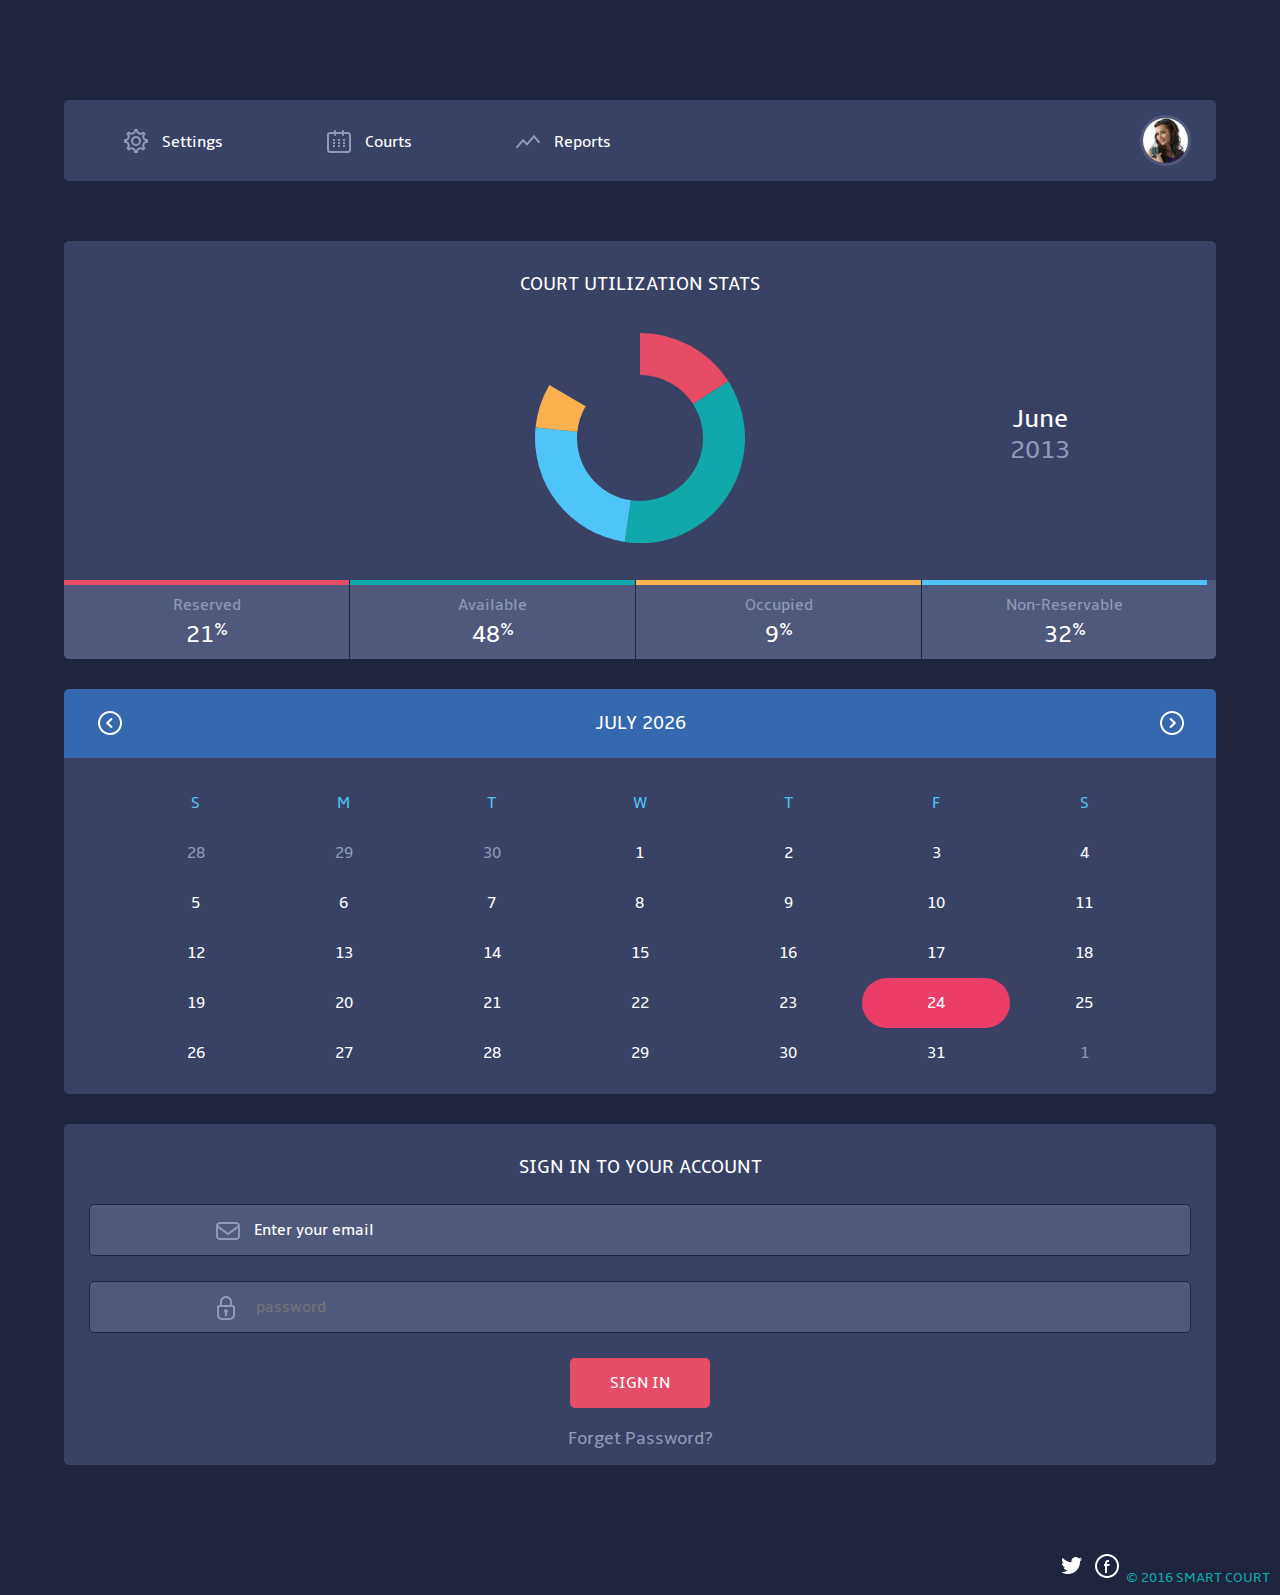
<file: iotcrs/index.html>
<head>
<title>Smart Court Reservation System | Home</title>
<meta http-equiv="Content-Type" content="text/html; charset=utf-8" />
<meta name="viewport" content="width=device-width, initial-scale=1, maximum-scale=1">
<link href="css/style.css" rel="stylesheet" type="text/css" media="all"/>
<link href="css/nav.css" rel="stylesheet" type="text/css" media="all"/>
<link href='http://fonts.googleapis.com/css?family=Carrois+Gothic+SC' rel='stylesheet' type='text/css'>
<script type="text/javascript" src="js/jquery.js"></script>
<script type="text/javascript" src="js/login.js"></script>
<script type="text/javascript" src="js/Chart.js"></script>
 <script type="text/javascript" src="js/jquery.easing.js"></script>
 <script type="text/javascript" src="js/jquery.ulslide.js"></script>
 <!----Calender -------->
  <link rel="stylesheet" href="css/clndr.css" type="text/css" />
  <script src="js/underscore-min.js"></script>
  <script src= "js/moment-2.2.1.js"></script>
  <script src="js/clndr.js"></script>
  <script src="js/site.js"></script>
  <!----End Calender -------->
</head>
<body>			       
	    <div class="wrap">	 
	      <div class="header">
	      	  <div class="header_top">
					  <div class="menu">
						  <a class="toggleMenu" href="#"><img src="images/nav.png" alt="" /></a>
							<ul class="nav">
								<li><a href="settings.html"><i><img src="images/settings.png" alt="" /></i>Settings</a></li>
								<li><a href="courts.html"><i><img src="images/events.png" alt="" /></i>Courts</a></li>
								<li><a href="reports.html"><i><img src="images/statistics.png" alt="" /></i>Reports</a></li>
				
						    </ul>
							<script type="text/javascript" src="js/responsive-nav.js"></script>
				        </div>	
					  <div class="profile_details">
				    		   <div id="loginContainer">
				                    <div id="loginBox">                
				                      <form id="loginForm">
				                        <fieldset id="body">
				                            <div class="user-info">
							        			<h4>Hello,<a href="account.html"> Username</a></h4>
							        			<ul>
							        				<li class="profile active"><a href="account.html">Profile </a></li>
							        				<li class="logout"><a href="#"> Logout</a></li>
							        				<div class="clear"></div>		
							        			</ul>
							        		</div>      
				                        </fieldset>
				                    </form>
				                </div>
				            </div>
							<div class="profile_img">	
				             	<a id="loginButton" class=""><img src="images/profile_img40x40.jpg" alt="" />	</a>
							
				             </div>
				             <div class="clear"></div>		  	
					    </div>	
		 		      <div class="clear"></div>				 
				   </div>
			</div>	  
				
	</div>
	  <div class="main">  
	  
	   <div class="wrap">  	
			 
			 <div class="chart">
		               <h3>Court Utilization Stats</h3>
		                <div class="diagram">
		                  <canvas id="canvas" height="220" width="220"> </canvas>
		                  <h4><span>June</span><br />2013</h4>   
		                 </div>
		                     
		               <!----		              
						<span><img src="images/chart.png" alt="" /></span>
						----->					
						<div class="chart_list">
			           	  <ul>
			           	  	<li><a href="#" class="red">Reserved<p class="percentage">21<em>%</em></p></a></li>
			           	  	<li><a href="#" class="purple">Available<p class="percentage">48<em>%</em></p></a></li>
			           	  	<li><a href="#" class="yellow">Occupied<p class="percentage">9<em>%</em></p></a></li>
			           	  	<li><a href="#" class="blue">Non-Reservable<p class="percentage">32<em>%</em></p></a></li>
			           	  	<div class="clear"></div>	
			           	  </ul>
			           </div>
			           <script>
						var doughnutData = [
								{
									value: 21,
									color:"#E64C65"
								},
								{
									value : 48,
									color : "#11A8AB"
								},							
								{
									value : 32,
									color : "#4FC4F6"
								},	
								{
									value : 9,
									color : "#FCB150"
								},							
							
							];				
							var myDoughnut = new Chart(document.getElementById("canvas").getContext("2d")).Doughnut(doughnutData);					
					</script>
		          </div>
		             
			    <div class="column_right_grid calender">
                      <div class="cal1"> </div>
				   </div>
            <!-- close calendar -->
			 
			 <div class="column_right_grid sign-in">
		   <div class="sign_in">
				       <h3>Sign in to your account</h3>
					    <form>
					    	<span>
					 	    <i><img src="images/mail.png" alt="" /></i><input type="text" value="Enter your email" onfocus="this.value = '';" onblur="if (this.value == '') {this.value = 'Enter your email';}">
					 	    </span>
					 	    <span>
					 	     <i><img src="images/lock.png" alt="" /></i>
					 	     <input type="password" placeholder="password">
					 	    </span>
					 		<input type="submit" class="my-button" value="Sign In">
					 	</form>
					       <h4><a href="#">Forget Password?</a></h4>	   
          		       </div>		   
			</div>
		</div>
 <div class="clear"></div>			<!-- close sign-in -->
			 
			<div class="clear"></div>
		</div> <!-- close wrap -->
 	 </div>

  		<div class="copy-right">
				<p>
				<a href="https://twitter.com/mysmartcourt"><i> <img src="images/tweets.png" alt="" /></i></a>
				<a href="https://www.facebook.com/mysmartcourt/"><i> <img src="images/facebook.png" alt="" /></i></a>
				<a href="http://www.mysmartcourt.com" target="_blank">© 2016 SMART COURT</a>
					</p>
	 	 </div>     
</body>
</html>
</file>
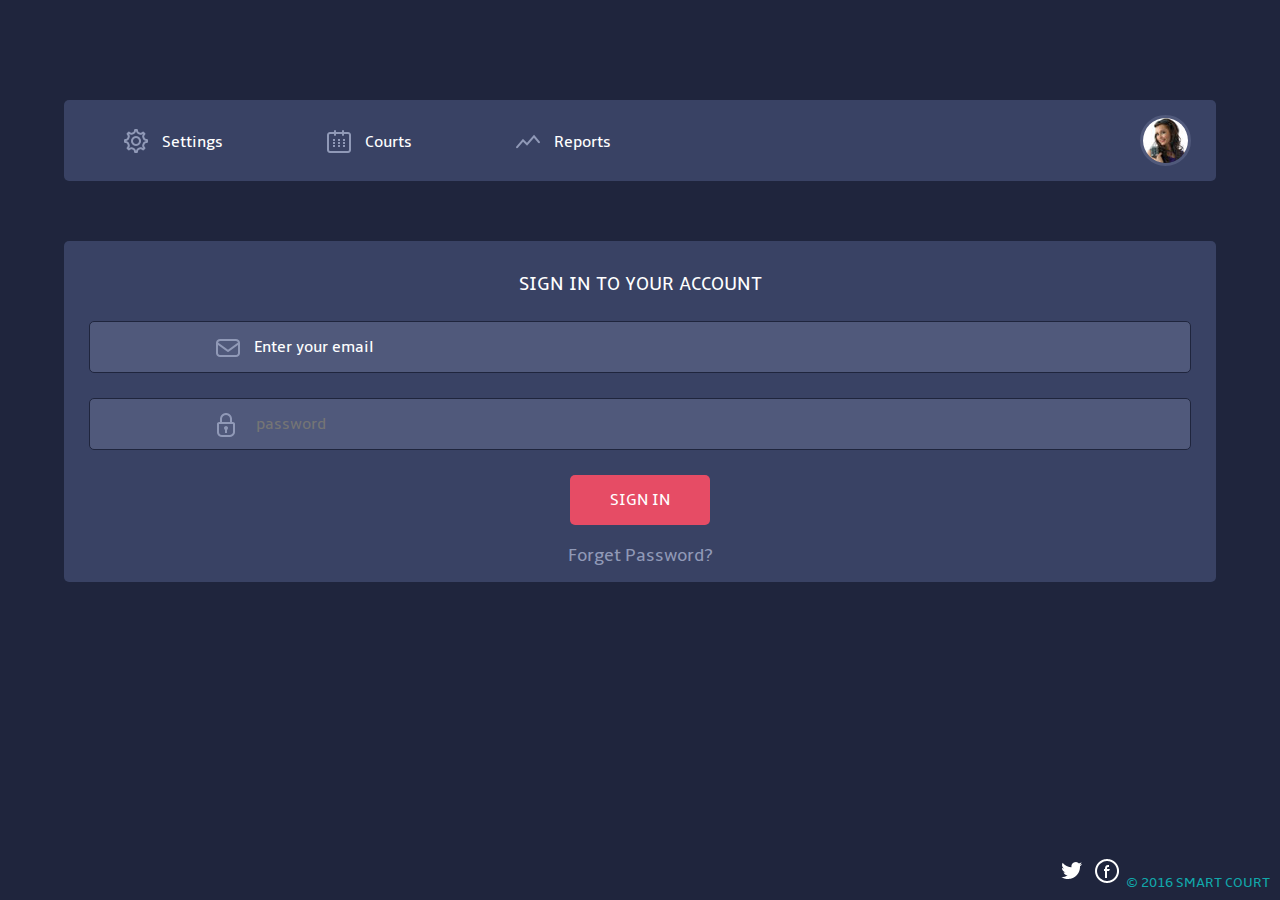
<file: iotcrs/account.html>
<head>
<title>Smart Court Reservation System | My Account</title>
<meta http-equiv="Content-Type" content="text/html; charset=utf-8" />
<meta name="viewport" content="width=device-width, initial-scale=1, maximum-scale=1">
<link href="css/style.css" rel="stylesheet" type="text/css" media="all"/>
<link href="css/nav.css" rel="stylesheet" type="text/css" media="all"/>
<link href='http://fonts.googleapis.com/css?family=Carrois+Gothic+SC' rel='stylesheet' type='text/css'>
<script type="text/javascript" src="js/jquery.js"></script>
<script type="text/javascript" src="js/login.js"></script>
<script type="text/javascript" src="js/Chart.js"></script>
 <script type="text/javascript" src="js/jquery.easing.js"></script>
 <script type="text/javascript" src="js/jquery.ulslide.js"></script>
 <!----Calender -------->
  <link rel="stylesheet" href="css/clndr.css" type="text/css" />
  <script src="js/underscore-min.js"></script>
  <script src= "js/moment-2.2.1.js"></script>
  <script src="js/clndr.js"></script>
  <script src="js/site.js"></script>
  <!----End Calender -------->
</head>
<body>			       
	    <div class="wrap">	 
	      <div class="header">
	      	  <div class="header_top">
					  <div class="menu">
						  <a class="toggleMenu" href="#"><img src="images/nav.png" alt="" /></a>
							<ul class="nav">
							<li><a href="settings.html"><i><img src="images/settings.png" alt="" /></i>Settings</a></li>
								<li><a href="courts.html"><i><img src="images/events.png" alt="" /></i>Courts</a></li>
								<li><a href="reports.html"><i><img src="images/statistics.png" alt="" /></i>Reports</a></li>
				
						    </ul>
							<script type="text/javascript" src="js/responsive-nav.js"></script>
				        </div>	
					  <div class="profile_details">
				    		   <div id="loginContainer">
				                    <div id="loginBox">                
				                      <form id="loginForm">
				                        <fieldset id="body">
				                            <div class="user-info">
							        			<h4>Hello,<a href="account.html"> Username</a></h4>
							        			<ul>
							        				<li class="profile active"><a href="account.html">Profile </a></li>
							        				<li class="logout"><a href="#"> Logout</a></li>
							        				<div class="clear"></div>		
							        			</ul>
							        		</div>      
				                        </fieldset>
				                    </form>
				                </div>
				            </div>
							<div class="profile_img">	
				             	<a id="loginButton" class=""><img src="images/profile_img40x40.jpg" alt="" />	</a>
							
				             </div>
				             <div class="clear"></div>		  	
					    </div>	
		 		      <div class="clear"></div>				 
				   </div>
			</div>	  					     
	</div>
	  <div class="main">  
	  
	   <div class="wrap">  	
			 
			  <div class="column_right_grid sign-in">
		   <div class="sign_in">
				       <h3>Sign in to your account</h3>
					    <form>
					    	<span>
					 	    <i><img src="images/mail.png" alt="" /></i><input type="text" value="Enter your email" onfocus="this.value = '';" onblur="if (this.value == '') {this.value = 'Enter your email';}">
					 	    </span>
					 	    <span>
					 	     <i><img src="images/lock.png" alt="" /></i>
					 	     <input type="password" placeholder="password">
					 	    </span>
					 		<input type="submit" class="my-button" value="Sign In">
					 	</form>
					       <h4><a href="#">Forget Password?</a></h4	   
          		       </div>
			 
		</div> <!-- close wrap -->
 	 </div>

  	<div class="copy-right">
				<p>
				<a href="https://twitter.com/mysmartcourt"><i> <img src="images/tweets.png" alt="" /></i></a>
				<a href="https://www.facebook.com/mysmartcourt/"><i> <img src="images/facebook.png" alt="" /></i></a>
				<a href="http://www.mysmartcourt.com" target="_blank">© 2016 SMART COURT</a>
					</p>
	 	 </div>    
</body>
</html>
</file>
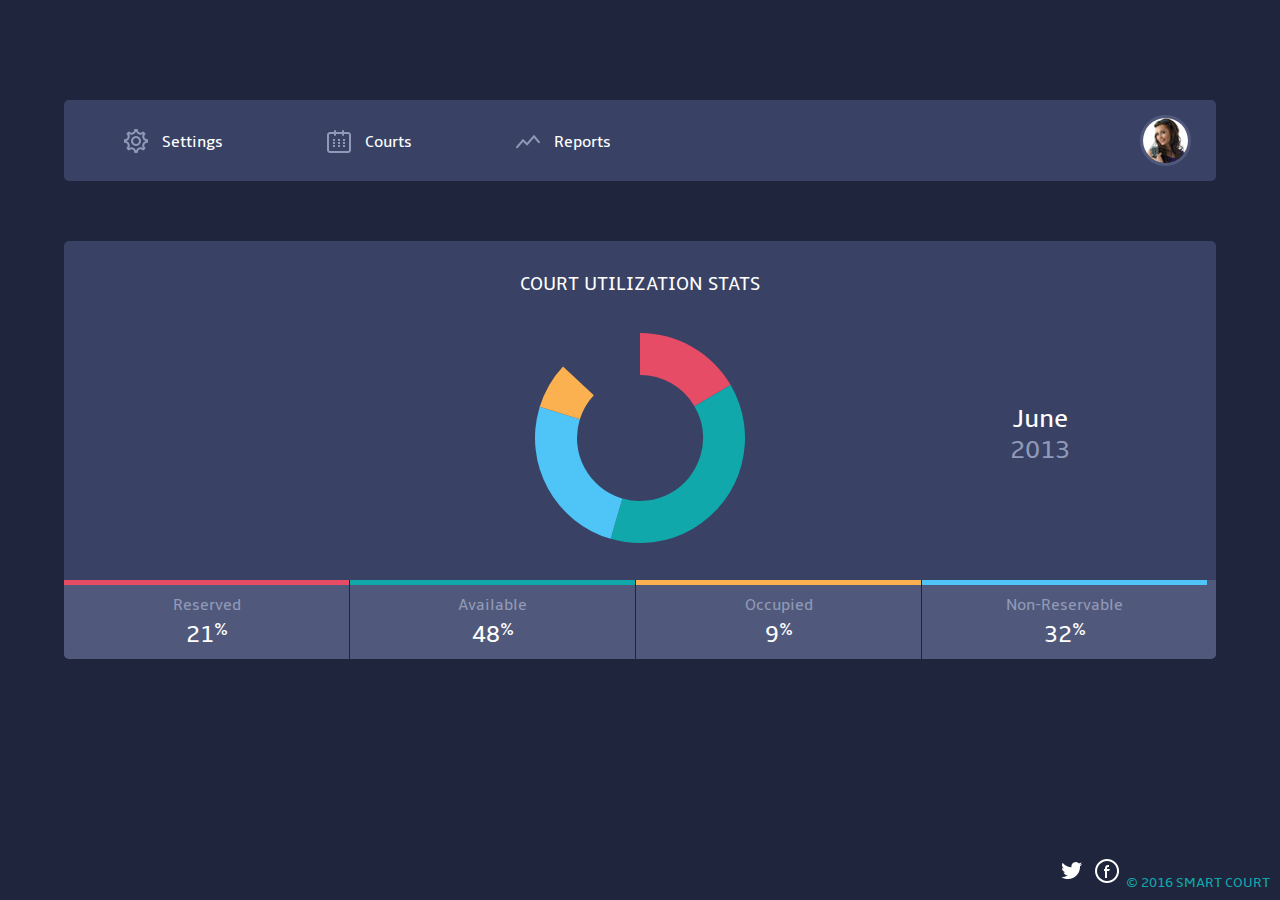
<file: iotcrs/reports.html>
<head>
<title>Smart Court Reservation System | Reports</title>
<meta http-equiv="Content-Type" content="text/html; charset=utf-8" />
<meta name="viewport" content="width=device-width, initial-scale=1, maximum-scale=1">
<link href="css/style.css" rel="stylesheet" type="text/css" media="all"/>
<link href="css/nav.css" rel="stylesheet" type="text/css" media="all"/>
<link href='http://fonts.googleapis.com/css?family=Carrois+Gothic+SC' rel='stylesheet' type='text/css'>
<script type="text/javascript" src="js/jquery.js"></script>
<script type="text/javascript" src="js/login.js"></script>
<script type="text/javascript" src="js/Chart.js"></script>
 <script type="text/javascript" src="js/jquery.easing.js"></script>
 <script type="text/javascript" src="js/jquery.ulslide.js"></script>
 <!----Calender -------->
  <link rel="stylesheet" href="css/clndr.css" type="text/css" />
  <script src="js/underscore-min.js"></script>
  <script src= "js/moment-2.2.1.js"></script>
  <script src="js/clndr.js"></script>
  <script src="js/site.js"></script>
  <!----End Calender -------->
</head>
<body>			       
	    <div class="wrap">	 
	      <div class="header">
	      	  <div class="header_top">
					  <div class="menu">
						  <a class="toggleMenu" href="#"><img src="images/nav.png" alt="" /></a>
							<ul class="nav">
								<li><a href="settings.html"><i><img src="images/settings.png" alt="" /></i>Settings</a></li>
								<li><a href="courts.html"><i><img src="images/events.png" alt="" /></i>Courts</a></li>
								<li><a href="reports.html"><i><img src="images/statistics.png" alt="" /></i>Reports</a></li>
				
						    </ul>
							<script type="text/javascript" src="js/responsive-nav.js"></script>
				        </div>	
					  <div class="profile_details">
				    		   <div id="loginContainer">
				                    <div id="loginBox">                
				                      <form id="loginForm">
				                        <fieldset id="body">
				                            <div class="user-info">
							        			<h4>Hello,<a href="account.html"> Username</a></h4>
							        			<ul>
							        				<li class="profile active"><a href="account.html">Profile </a></li>
							        				<li class="logout"><a href="#"> Logout</a></li>
							        				<div class="clear"></div>		
							        			</ul>
							        		</div>      
				                        </fieldset>
				                    </form>
				                </div>
				            </div>
							<div class="profile_img">	
				             	<a id="loginButton" class=""><img src="images/profile_img40x40.jpg" alt="" />	</a>
							
				             </div>
				             <div class="clear"></div>		  	
					    </div>	
		 		      <div class="clear"></div>				 
				   </div>
			</div>	  					     
	</div>
	  <div class="main">  
	  
	   <div class="wrap">  	
			 
			 <div class="chart">
		               <h3>Court Utilization Stats</h3>
		                <div class="diagram">
		                  <canvas id="canvas" height="220" width="220"> </canvas>
		                  <h4><span>June</span><br />2013</h4>   
		                 </div>
		                     
		               <!----		              
						<span><img src="images/chart.png" alt="" /></span>
						----->					
						<div class="chart_list">
			           	  <ul>
			           	  	<li><a href="#" class="red">Reserved<p class="percentage">21<em>%</em></p></a></li>
			           	  	<li><a href="#" class="purple">Available<p class="percentage">48<em>%</em></p></a></li>
			           	  	<li><a href="#" class="yellow">Occupied<p class="percentage">9<em>%</em></p></a></li>
			           	  	<li><a href="#" class="blue">Non-Reservable<p class="percentage">32<em>%</em></p></a></li>
			           	  	<div class="clear"></div>	
			           	  </ul>
			           </div>
			           <script>
						var doughnutData = [
								{
									value: 21,
									color:"#E64C65"
								},
								{
									value : 48,
									color : "#11A8AB"
								},							
								{
									value : 32,
									color : "#4FC4F6"
								},	
								{
									value : 9,
									color : "#FCB150"
								},							
							
							];				
							var myDoughnut = new Chart(document.getElementById("canvas").getContext("2d")).Doughnut(doughnutData);					
					</script>
		          </div>
		      </div>
			  </div>
			  <div class="clear"></div>
  	<div class="copy-right">
				<p>
				<a href="https://twitter.com/mysmartcourt"><i> <img src="images/tweets.png" alt="" /></i></a>
				<a href="https://www.facebook.com/mysmartcourt/"><i> <img src="images/facebook.png" alt="" /></i></a>
				<a href="http://www.mysmartcourt.com" target="_blank">© 2016 SMART COURT</a>
					</p>
	 	 </div>   
</body>
</html>
</file>
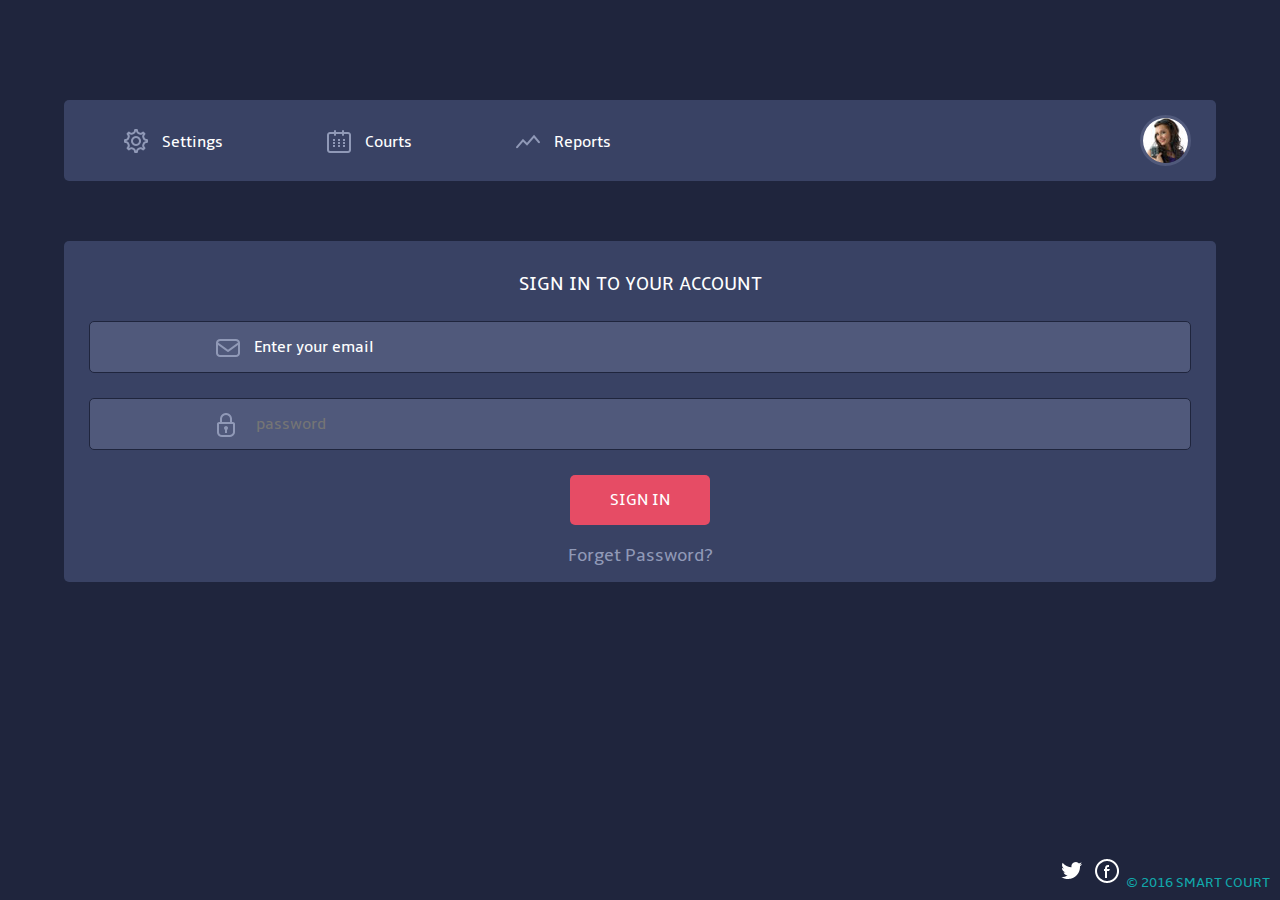
<file: iotcrs/settings.html>
<head>
<title>Smart Court Reservation System | Settings</title>
<meta http-equiv="Content-Type" content="text/html; charset=utf-8" />
<meta name="viewport" content="width=device-width, initial-scale=1, maximum-scale=1">
<link href="css/style.css" rel="stylesheet" type="text/css" media="all"/>
<link href="css/nav.css" rel="stylesheet" type="text/css" media="all"/>
<link href='http://fonts.googleapis.com/css?family=Carrois+Gothic+SC' rel='stylesheet' type='text/css'>
<script type="text/javascript" src="js/jquery.js"></script>
<script type="text/javascript" src="js/login.js"></script>
<script type="text/javascript" src="js/Chart.js"></script>
 <script type="text/javascript" src="js/jquery.easing.js"></script>
 <script type="text/javascript" src="js/jquery.ulslide.js"></script>
 <!----Calender -------->
  <link rel="stylesheet" href="css/clndr.css" type="text/css" />
  <script src="js/underscore-min.js"></script>
  <script src= "js/moment-2.2.1.js"></script>
  <script src="js/clndr.js"></script>
  <script src="js/site.js"></script>
  <!----End Calender -------->
</head>
<body>			       
	    <div class="wrap">	 
	      <div class="header">
	      	  <div class="header_top">
					  <div class="menu">
						  <a class="toggleMenu" href="#"><img src="images/nav.png" alt="" /></a>
							<ul class="nav">
								<li><a href="settings.html"><i><img src="images/settings.png" alt="" /></i>Settings</a></li>
								<li><a href="courts.html"><i><img src="images/events.png" alt="" /></i>Courts</a></li>
								<li><a href="reports.html"><i><img src="images/statistics.png" alt="" /></i>Reports</a></li>
				
						    </ul>
							<script type="text/javascript" src="js/responsive-nav.js"></script>
				        </div>	
					  <div class="profile_details">
				    		   <div id="loginContainer">
				                    <div id="loginBox">                
				                      <form id="loginForm">
				                        <fieldset id="body">
				                            <div class="user-info">
							        			<h4>Hello,<a href="account.html"> Username</a></h4>
							        			<ul>
							        				<li class="profile active"><a href="account.html">Profile </a></li>
							        				<li class="logout"><a href="#"> Logout</a></li>
							        				<div class="clear"></div>		
							        			</ul>
							        		</div>      
				                        </fieldset>
				                    </form>
				                </div>
				            </div>
							<div class="profile_img">	
				             	<a id="loginButton" class=""><img src="images/profile_img40x40.jpg" alt="" />	</a>
							
				             </div>
				             <div class="clear"></div>		  	
					    </div>	
		 		      <div class="clear"></div>				 
				   </div>
			</div>	  					     
	</div>
	  <div class="main">  
	  
	   <div class="wrap">  	
			 
			 
			 <div class="column_right_grid sign-in">
		   <div class="sign_in">
				       <h3>Sign in to your account</h3>
					    <form>
					    	<span>
					 	    <i><img src="images/mail.png" alt="" /></i><input type="text" value="Enter your email" onfocus="this.value = '';" onblur="if (this.value == '') {this.value = 'Enter your email';}">
					 	    </span>
					 	    <span>
					 	     <i><img src="images/lock.png" alt="" /></i>
					 	     <input type="password" placeholder="password">
					 	    </span>
					 		<input type="submit" class="my-button" value="Sign In">
					 	</form>
					       <h4><a href="#">Forget Password?</a></h4	   
          		       </div>		   
			</div>
		</div>


  		 <div class="copy-right">
				<p>
				<a href="https://twitter.com/mysmartcourt"><i> <img src="images/tweets.png" alt="" /></i></a>
				<a href="https://www.facebook.com/mysmartcourt/"><i> <img src="images/facebook.png" alt="" /></i></a>
				<a href="http://www.mysmartcourt.com" target="_blank">© 2016 SMART COURT</a>
					</p>
	 	 </div>   
</body>
</html>
</file>
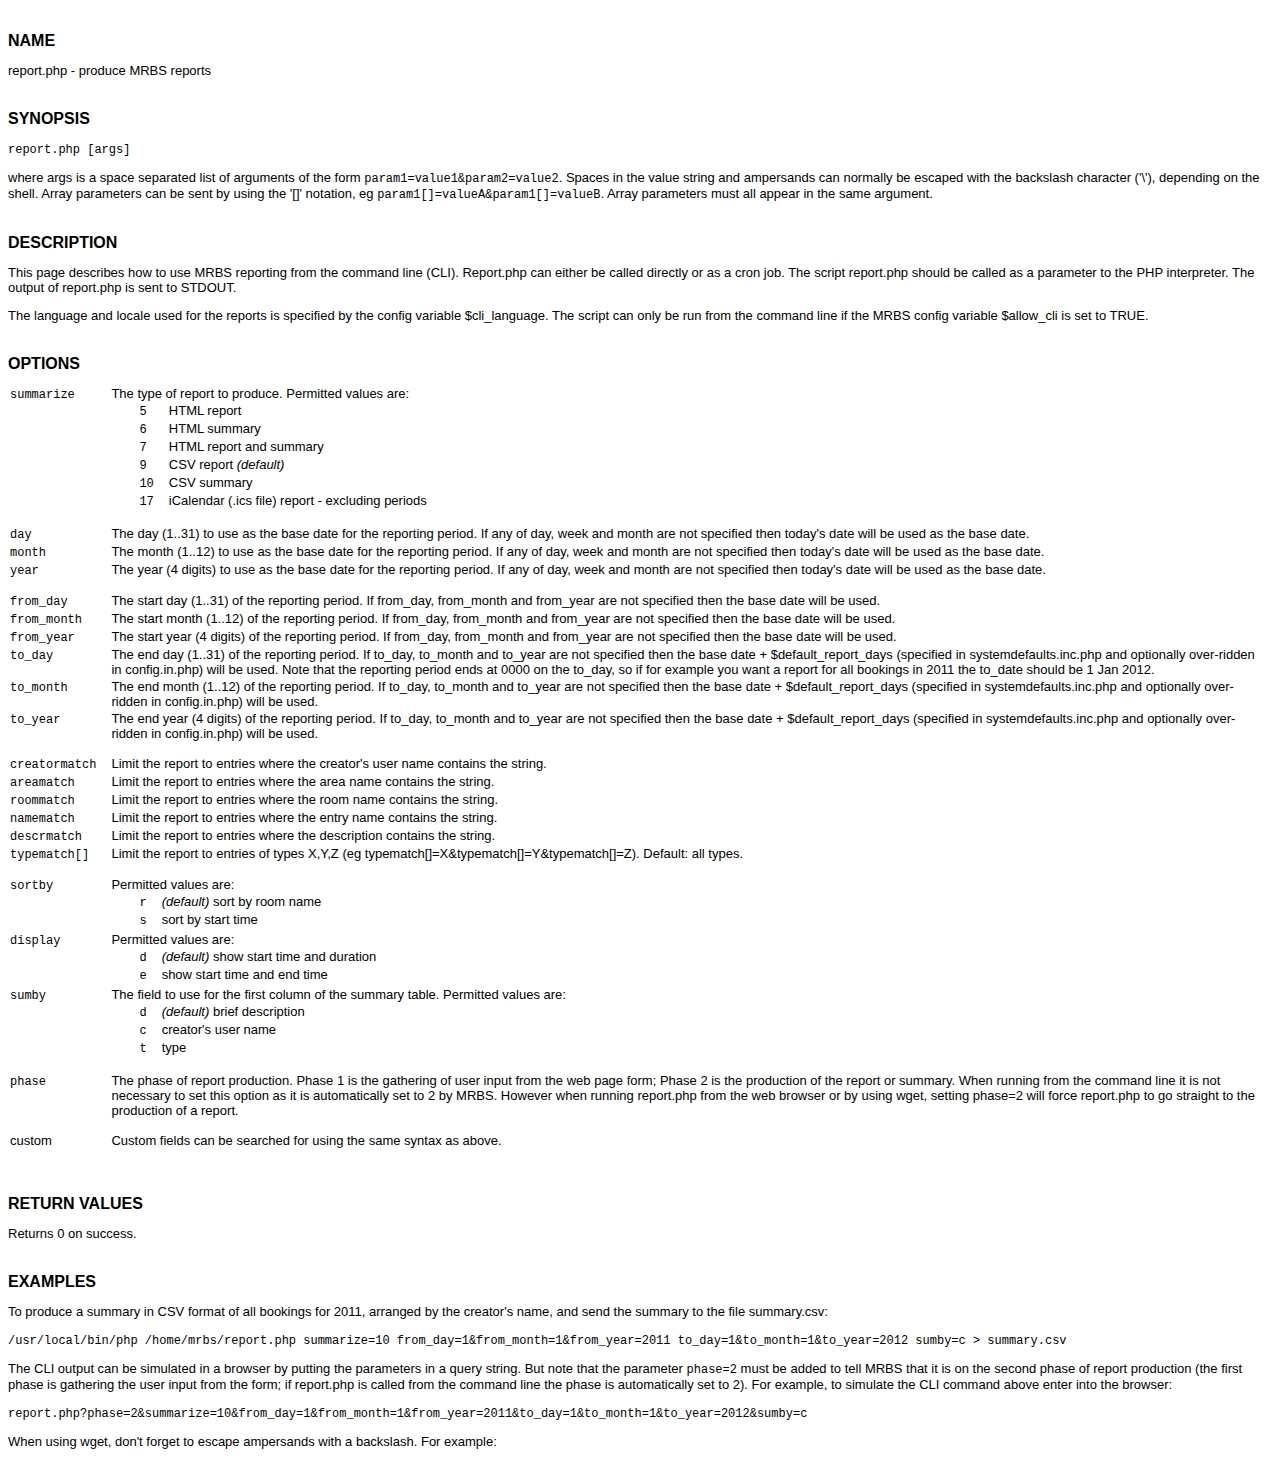
<file: mrbs-1.5.0/help_report.html>
<!DOCTYPE html>

<!-- $Id$ -->

<html>

<head>
<meta http-equiv="Content-Type" content="text/html; charset=utf-8">
<title>Help - report.php</title>
<style type="text/css">
body {
  font-size: small;
  font-family: Arial, Verdana, sans-serif;
}
h1 {
  font-size: medium;
  margin-top: 2em;
}
body > table > tbody > tr:last-child > td {
  padding-bottom: 1em;
}
td {
  padding: 0 1em 0 0;
  vertical-align: top;
}
table table {
  margin-left: 2em;
}
</style>
</head>

<body>
<h1>NAME</h1>
<p>
report.php - produce MRBS reports
</p>
<h1>SYNOPSIS</h1>
<p>
<code>report.php [args]</code>
</p>
<p>
where args is a space separated list of arguments of the form <code>param1=value1&amp;param2=value2</code>.  Spaces 
in the value string and ampersands can normally be escaped with the backslash character ('\'), depending
on the shell.  Array parameters can be sent by using the '[]' notation, eg <code>param1[]=valueA&amp;param1[]=valueB</code>.
Array parameters must all appear in the same argument.
</p>
<h1>DESCRIPTION</h1>
<p>
  This page describes how to use MRBS reporting from the command line (CLI).   Report.php can
  either be called directly or as a cron job.   The script report.php should be called
  as a parameter to the PHP interpreter.   The output of report.php is sent to STDOUT.
</p>
<p>
  The language and locale used for the reports is specified by the config variable
  $cli_language.  The script can only be run from the command line if the MRBS config
  variable $allow_cli is set to TRUE.
</p>
<h1>OPTIONS</h1>
<table>
<tbody>
<tr>
  <td><code>summarize</code></td>
  <td>
    The type of report to produce.  Permitted values are:
    <table>
      <tr><td><code>5</code></td><td>HTML report</td></tr>
      <tr><td><code>6</code></td><td>HTML summary</td></tr>
      <tr><td><code>7</code></td><td>HTML report and summary</td></tr>
      <tr><td><code>9</code></td><td>CSV report<em> (default)</em></td></tr>
      <tr><td><code>10</code></td><td>CSV summary</td></tr>
      <tr><td><code>17</code></td><td>iCalendar (.ics file) report - excluding periods</td></tr>
    </table>
  </td>
</tr>
</tbody>
<tbody>
<tr>
  <td>
    <code>day</code>
  </td>
  <td>
    The day (1..31) to use as the base date for the reporting
    period.   If any of day, week and month are not specified
    then today's date will be used as the base date.
  </td>
</tr>
<tr>
  <td>
    <code>month</code>
  </td>
  <td>
    The month (1..12) to use as the base date for the reporting
    period.   If any of day, week and month are not specified
    then today's date will be used as the base date.
  </td>
</tr>
<tr>
  <td>
    <code>year</code>
  </td>
  <td>
    The year (4 digits) to use as the base date for the reporting
    period.   If any of day, week and month are not specified
    then today's date will be used as the base date.
  </td>
</tr>
</tbody>
<tbody>
<tr>
  <td><code>from_day</code></td>
  <td>
    The start day (1..31) of the reporting period.  If from_day,
    from_month and from_year are not specified then the base date will
    be used.
  </td>
</tr>
<tr>
  <td><code>from_month</code></td>
  <td>
    The start month (1..12) of the reporting period.  If from_day,
    from_month and from_year are not specified then the base date will
    be used.
  </td>
</tr>
<tr>
  <td><code>from_year</code></td>
  <td>
    The start year (4 digits) of the reporting period.  If from_day,
    from_month and from_year are not specified then the base date will
    be used.
  </td>
</tr>
<tr>
  <td><code>to_day</code></td>
  <td>
    The end day (1..31) of the reporting period.  If to_day,
    to_month and to_year are not specified then the base date + 
    $default_report_days (specified in systemdefaults.inc.php and
    optionally over-ridden in config.in.php) will be used.  Note that
    the reporting period ends at 0000 on the to_day, so if for example
    you want a report for all bookings in 2011 the to_date should be
    1 Jan 2012.
  </td>
</tr>
<tr>
  <td><code>to_month</code></td>
  <td>
    The end month (1..12) of the reporting period.  If to_day,
    to_month and to_year are not specified then the base date + 
    $default_report_days (specified in systemdefaults.inc.php and
    optionally over-ridden in config.in.php) will be used.
  </td>
</tr>
<tr>
  <td><code>to_year</code></td>
  <td>
    The end year (4 digits) of the reporting period.  If to_day,
    to_month and to_year are not specified then the base date + 
    $default_report_days (specified in systemdefaults.inc.php and
    optionally over-ridden in config.in.php) will be used.
  </td>
</tr>
</tbody>
<tbody>
<tr>
  <td><code>creatormatch</code></td>
  <td>
    Limit the report to entries where the creator's user name contains the string.
  </td>
</tr>
<tr>
  <td><code>areamatch</code></td>
  <td>
    Limit the report to entries where the area name contains the string.
  </td>
</tr>
<tr>
  <td><code>roommatch</code></td>
  <td>
    Limit the report to entries where the room name contains the string.
  </td>
</tr>
<tr>
  <td><code>namematch</code></td>
  <td>
    Limit the report to entries where the entry name contains the string.
  </td>
</tr>
<tr>
  <td><code>descrmatch</code></td>
  <td>
    Limit the report to entries where the description contains the string.
  </td>
</tr>
<tr>
  <td><code>typematch[]</code></td>
  <td>
    Limit the report to entries of types X,Y,Z (eg typematch[]=X&amp;typematch[]=Y&amp;typematch[]=Z).  Default: all types.
  </td>
</tr>
</tbody>
<tbody>
<tr>
  <td><code>sortby</code></td>
  <td>
    Permitted values are:
    <table>
      <tr><td><code>r</code></td><td><em>(default)</em> sort by room name</td></tr>
      <tr><td><code>s</code></td><td>sort by start time</td></tr>
    </table>
  </td>
</tr>
<tr>
  <td><code>display</code></td>
  <td>
    Permitted values are:
    <table>
      <tr><td><code>d</code></td><td><em>(default)</em> show start time and duration</td></tr>
      <tr><td><code>e</code></td><td>show start time and end time</td></tr>
    </table>
  </td>
</tr>
<tr>
  <td><code>sumby</code></td>
  <td>
    The field to use for the first column of the summary table.
    Permitted values are:
    <table>
      <tr><td><code>d</code></td><td><em>(default)</em> brief description</td></tr>
      <tr><td><code>c</code></td><td>creator's user name</td></tr>
      <tr><td><code>t</code></td><td>type</td></tr>
    </table>
  </td>
</tr>
</tbody>
<tbody>
<tr>
  <td><code>phase</code></td>
  <td>
    The phase of report production.  Phase 1 is the gathering of user input from
    the web page form;  Phase 2 is the production of the report or summary.  When running
    from the command line it is not necessary to set this option as it is automatically 
    set to 2 by MRBS.  However when running report.php from the web browser or by using wget,
    setting phase=2 will force report.php to go straight to the production of a report. 
  </td>
</tr>
</tbody>
<tbody>
<tr>
  <td>custom</td>
  <td>
    Custom fields can be searched for using the same syntax as above.
  </td>
</tr>
</tbody>
</table>
<h1>RETURN VALUES</h1>
<p>
Returns 0 on success.
</p>
<h1>EXAMPLES</h1>
<p>
  To produce a summary in CSV format of all bookings for 2011, arranged by the creator's 
  name, and send the summary to the file summary.csv:
</p>
<p>
<code>
  /usr/local/bin/php /home/mrbs/report.php summarize=10 from_day=1&amp;from_month=1&amp;from_year=2011 to_day=1&amp;to_month=1&amp;to_year=2012 sumby=c > summary.csv
</code>
</p>
<p>
  The CLI output can be simulated in a browser by putting the parameters in a query string.   But note
  that the parameter <code>phase=2</code> must be added to tell MRBS that it is on the second
  phase of report production (the first phase is gathering the user input from the form; if report.php
  is called from the command line the phase is automatically set to 2).  For example,
  to simulate the CLI command above enter into the browser:
</p>
<p>
<code>
  report.php?phase=2&amp;summarize=10&amp;from_day=1&amp;from_month=1&amp;from_year=2011&amp;to_day=1&amp;to_month=1&amp;to_year=2012&amp;sumby=c
</code>
</p>
<p>
  When using wget, don't forget to escape ampersands with a backslash.  For example:
</p>
<p>
<code>
  wget -O myreport.csv http://localhost/mrbs/report.php?phase=2\&amp;summarize=10\&amp;sumby=c
</code>
</p>
</body>
</html>
</file>
<file: iotcrs/css/nav.css>
.menu {
	float:left;
    z-index: 1;
}
.menu ul{
	margin-left:6px;
}
.menu li{
	float:left;	
}
.menu li a{
	 color:#FFF;
	 font-size:1em;
	 padding:25px 50px;
	 display: block;
	 text-align:center;
	 color:#FFF;
	 -webkit-transition: all 0.5s ease-in-out;
	 -moz-transition: all 0.5s ease-in-out;
	 -o-transition: all 0.5s ease-in-out;
	 transition: all 0.5s ease-in-out;	
	 position:relative;
}
.menu li a:hover{
	background:#50597b;	
	border-bottom:5px solid #11a8ab;
}
.menu li.active a{
	background:#50597b;	
	border-bottom:5px solid #11a8ab;
}
.menu li i img{
	margin-bottom:-10px;
	margin-right:10px;
}
.menu li a span.messages{
	position:absolute;
	top:10px;
	right:20px;
	font-size:1em;
	color:#FFF;
	background:#e64c65;
	padding: 3px 0px 0px 0px;
	width: 25px;
	height: 22px;
	border-radius:0.8em;
	-webkit-border-radius:0.8em;
	-moz-border-radius:0.8em;
	-o-border-radius:0.8em;
}
.toggleMenu {
    display:  none;
    background:#50597B;
    padding:10px 10px 5px 10px;
    border-radius:2em; 
    -webkit-border-radius:2em;
    -moz-border-radius:2em;
    -o-border-radius:2em; 
}
.toggleMenu:hover{
	background:#1F253D;
}
.nav:before,
.nav:after {
    content: " "; 
    display: table; 
}
.nav:after {
    clear: both;
}
.nav ul {
    list-style: none;
}
.nav > li > a {
    display: block;
}
@media screen and (max-width:800px) {
	.menu {
		margin: 20px 0px 20px 15px;
	}
    .active {
        display: block;
    }
    .menu li a{
    	text-align:left;
    }
    .nav {
     list-style: none;
     *zoom: 1;
     width:100%;
	 position: absolute;
	 left: 0;
	 background:#292F46;
	 top:95px;
	 border-radius: 5px;
	 -webkit-border-radius: 5px;
	 -moz-border-radius: 5px;
	 -o-border-radius: 5px;
    }
    .nav:after {
		content: '';
		position: absolute;
		left: 40px;
		top: -9px;
		border-left:10px solid rgba(0, 0, 0, 0);
		border-right:10px solid rgba(0, 0, 0, 0);
		border-bottom:10px solid #292F46;
	}
    .menu li a span.messages{
    	text-align:center;
    	top:15px;
    }
    .nav li ul{
    	width:100%;   	
    }
    .menu ul{
    	margin:0;
    }
    .nav > li.hover > ul {
        width:100%;
    }
    .nav > li {
        float: none;
        display:block;
    }
    .nav ul {
        display: block;
        width: 100%;
    }
   .nav > li.hover > ul , .nav li li.hover ul {
        position: static;
    }
    .nav li a{
    	border-bottom:5px solid rgba(39, 39, 39, 0);
    	border-top:1px solid #1F253D;
    }
 }
 @media all and (max-width: 1024px) {
    .menu li a {
		padding:25px 35px;
	}
 }
</file>
<file: iotcrs/css/clndr.css>
.noselect {
  -webkit-user-select: none;
  /* Chrome/Safari */
  -moz-user-select: none;
  /* Firefox */
  -ms-user-select: none;
  /* IE10+ */
}
.cal1 .clndr .clndr-controls {
     position: relative;
  	color: #FFF;
	font-size: 1.2em;
	text-transform: uppercase;
	padding: 23px;
	text-align: center;
	background: #3468AF;
	border-radius: 5px 5px 0 0;
	-webkit-border-radius: 5px 5px 0 0;
	-moz-border-radius: 5px 5px 0 0;
	-o-border-radius: 5px 5px 0 0;
	margin-bottom:20px;
}
.cal1 .clndr .clndr-controls .month {
  text-align: center;
}
.cal1 .clndr .clndr-controls .clndr-control-button .clndr-next-button { 
  position:absolute;
  right:30px;
  top:19px;
  width:30px;
  height:30px;
  text-indent: -4000px;
  background: url(../images/arrow-right.png) no-repeat 0px;
  cursor: pointer;
  -webkit-user-select: none;
  /* Chrome/Safari */
  -moz-user-select: none;
  /* Firefox */
  -ms-user-select: none;
  /* IE10+ */
}
.cal1 .clndr .clndr-controls .clndr-control-button .clndr-next-button.inactive:hover {
  cursor: default;
}
.cal1 .clndr .clndr-controls .clndr-control-button .clndr-previous-button { 
   position:absolute;
   left:30px;
   top:19px;
   width:30px;
   height:30px;
  text-indent: -4000px;
  background: url(../images/arrow-left.png) no-repeat 0px;
  cursor: pointer;
  -webkit-user-select: none;
  /* Chrome/Safari */
  -moz-user-select: none;
  /* Firefox */
  -ms-user-select: none;
  /* IE10+ */
}
.cal1 .clndr .clndr-controls .clndr-control-button .clndr-previous-button.inactive:hover {
  cursor: default;
}
.cal1 .clndr .clndr-table {
  table-layout: fixed;
  width:90%;
  margin:0 auto;
}
.cal1 .clndr .clndr-table .header-days {
   font-size:1em;
}
.cal1 .clndr .clndr-table .header-days .header-day {
  vertical-align: middle;
  text-align: center;
  color: #4FC4F6;
}
.cal1 .clndr .clndr-table tr {
    height:50px;
}
.cal1 .clndr .clndr-table tr td {
  vertical-align: top;
}
.cal1 .clndr .clndr-table tr .day {
  width: 100%;
  height: inherit;
  color:#FFF;
  vertical-align:middle;
}
.cal1 .clndr .clndr-table tr .day.today {
  	background: #EC3D68;
	 color: #FFF;
	 border-radius: 2em;
	-webkit-border-radius: 2em;
	-moz-border-radius: 2em;
	-o-border-radius: 2em;
}
.cal1 .clndr .clndr-table tr .day.today:hover {
  	color: #FFF;
}
.cal1 .clndr .clndr-table tr .day.today.event {
     background: #EC3D68;
	 color: #FFF;
	 border-radius: 2em;
	-webkit-border-radius: 2em;
	-moz-border-radius: 2em;
	-o-border-radius: 2em;
}
.day.today.event:hover{
	color:#FFF;
}
.cal1 .clndr .clndr-table tr .day .day-contents {
  box-sizing: border-box;
  font-size:1em;
  text-align:center;
  cursor:pointer;
}
.cal1 .clndr .clndr-table tr .empty,
.cal1 .clndr .clndr-table tr .adjacent-month {
  width: 100%;
  height: inherit;
  color:#9099B7;
}
@media all and (max-width:320px) {
	.cal1 .clndr .clndr-table{
		width:90%;
	}
	.cal1 .clndr .clndr-table tr {
		height: 35px;
	}
}
</file>
<file: iotcrs/css/style.css>
/*
Author: W3layouts
Author URL: http://w3layouts.com
License: Creative Commons Attribution 3.0 Unported
License URL: http://creativecommons.org/licenses/by/3.0/
*/
 /* reset */
html,body,div,span,applet,object,iframe,h1,h2,h3,h4,h5,h6,p,blockquote,pre,a,abbr,acronym,address,big,cite,code,del,dfn,em,img,ins,kbd,q,s,samp,small,strike,strong,sub,sup,tt,var,b,u,i,dl,dt,dd,ol,nav ul,nav li,fieldset,form,label,legend,table,caption,tbody,tfoot,thead,tr,th,td,article,aside,canvas,details,embed,figure,figcaption,footer,header,hgroup,menu,nav,output,ruby,section,summary,time,mark,audio,video{margin:0;padding:0;border:0;font-size:100%;font:inherit;vertical-align:baseline;}
article, aside, details, figcaption, figure,footer, header, hgroup, menu, nav, section {display: block;}
ol,ul{list-style:none;margin:0;padding:0;}
blockquote,q{quotes:none;}
blockquote:before,blockquote:after,q:before,q:after{content:'';content:none;}
table{border-collapse:collapse;border-spacing:0;}
/* start editing from here */
a{text-decoration:none;}
.txt-rt{text-align:right;}/* text align right */
.txt-lt{text-align:left;}/* text align left */
.txt-center{text-align:center;}/* text align center */
.float-rt{float:right;}/* float right */
.float-lt{float:left;}/* float left */
.clear{clear:both;}/* clear float */
.pos-relative{position:relative;}/* Position Relative */
.pos-absolute{position:absolute;}/* Position Absolute */
.vertical-base{	vertical-align:baseline;}/* vertical align baseline */
.vertical-top{	vertical-align:top;}/* vertical align top */
.underline{	padding-bottom:5px;	border-bottom: 1px solid #eee; margin:0 0 20px 0;}/* Add 5px bottom padding and a underline */
nav.vertical ul li{	display:block;}/* vertical menu */
nav.horizontal ul li{	display: inline-block;}/* horizontal menu */
img{max-width:100%;}
/*end reset*/
@font-face {
      font-family: 'ambleregular';
      src: url(../fonts/Amble-Regular-webfont.ttf) format('truetype');
}
body{
	font-family: 'ambleregular';
	background:#1f253d;
	padding:100px 0;
	position:relative;
}
.wrap{
	width:80%;
	margin:0 auto;
	transition:all .2s linear;
	-moz-transition:all .2s linear;/* firefox */
	-webkit-transition:all .2s linear; /* safari and chrome */
	-o-transition:all .2s linear; /* opera */
	-ms-transition:all .2s linear;
}
.header_top{
	background:#394264;
	border-radius:5px;
	-webkit-border-radius:5px;
	-moz-border-radius:5px;
	-o-border-radius:5px;
	position:relative;
}
/********* profile details **********/
.profile_details{
	float:right;
	margin: 15px 25px;
}
/*-------LOGIN STARTS HERE -------*/
#loginContainer {
    position:relative;
    float:left;
    padding-right:10px;
    padding-top:15px;
}
/* Login Button */
#loginButton { 
    display:inline-block;  
    position:relative;
    z-index:30;
    cursor:pointer;
}
/* Login Button Text */
#loginButton span {
    color:#FFF; 
    font-size:1em; 
    background:url(../images/loginArrow.png) no-repeat 26px 8px;
    display:block;
    padding: 0 30px 0 0;
    font-family: 'ambleregular';
}
#loginButton.active span {
    background-position:26px -20px;
}
/* Login Box */
#loginBox {
    position:absolute;
    top:53px;
    right:10px;
    display:none;
    z-index:29;
}
/* Login Form */
#loginForm {
    width:200px; 
    background:#1F253D;
    border-radius:5px;
    -webkit-border-radius:5px;
    border-radius:5px;
    border-radius:5px;
    position:relative;
}

#loginForm:after {
	content: '';
	position: absolute;
	right: 40px;
	top: -6px;
	border-left: 6px solid rgba(0, 0, 0, 0);
	border-right: 6px solid rgba(0, 0, 0, 0);
	border-bottom: 6px solid #1F253D;
}
fieldset#body {
    padding:15px;
}
.user-info h4{
	font-size:1em;
	color:#FFF;
	padding-bottom:15px;
	text-align:center;
}
.user-info h4 a{
	color:#11A8AB;
}
.user-info ul li.profile{ 
	float:left;
}
.user-info ul li.logout{ 
	float:right;
}
.user-info ul li{
	display:inline-block;
}
.user-info ul li a{
	padding: 8px 15px;
	color: #FFF;
	font-size: 0.85em;
	border: none;
	display: block;
	background: #50597B;
	border-radius: 5px;
	-webkit-border-radius: 5px;
	-moz-border-radius: 5px;
	-o-border-radius: 5px;
	-webkit-transition: all 0.5s ease-in-out;
	-moz-transition: all 0.5s ease-in-out;
	-o-transition: all 0.5s ease-in-out;
	transition: all 0.5s ease-in-out;
}
.user-info ul li a:hover,.user-info ul li.active a{
	background:#E64C65;
}
.profile_img{
	float:right;
}
.profile_img img{
	display:block;
	border-radius:3em;
	-webkit-border-radius:3em;
	-moz-border-radius:3em;
	-o-border-radius:3em;
	border:3px solid #50597b;
}
/********* Main ************/
.main{
	padding:30px 0;
}
.column_left,.column_middle,.column_right{
	float:left;
	width:31.3%;
}
.column_middle{
	margin:0 3%;
}
/******** Colunm Left *************/
.menu_box h3 {
	color: #FFF;
	font-size: 1.2em;
	text-transform: uppercase;
	padding:20px 0;
	text-align: center;
	background: #11a8ab;
	border-radius:5px 5px 0 0;
	-webkit-border-radius:5px 5px 0 0;
	-moz-border-radius:5px 5px 0 0;
	-o-border-radius:5px 5px 0 0;
}
.menu_box_list{
	background:#394264;
	border-radius:0px 0px 5px 5px;
	-webkit-border-radius:0px 0px 5px 5px;
	-moz-border-radius:0px 0px 5px 5px;
	-o-border-radius:0px 0px 5px 5px;
}
.menu_box_list li a{
	display:block;
	color:#FFF;
	font-size:1em;
	border-bottom:1px solid #1f253d;
	padding:20px 30px;
	-webkit-transition: all 0.5s ease-in-out;
	-moz-transition: all 0.5s ease-in-out;
	-o-transition: all 0.5s ease-in-out;
	transition: all 0.5s ease-in-out;
}
.menu_box_list li a:hover,.menu_box_list li.active a{
	background:#50597b;
}
.menu_box_list li a span{
	padding-left:45px;
}
.menu_box_list li a label{
	background:#50597b;
	color:#FFF;
	font-size:1em;
	float:right;
	padding:3px 15px;
	border-radius:1em;
	-webkit-transition: all 0.5s ease-in-out;
	-moz-transition: all 0.5s ease-in-out;
	-o-transition: all 0.5s ease-in-out;
	transition: all 0.5s ease-in-out;
}
.menu_box_list li a label.active,.menu_box_list li a:hover label{
	background:#e64c65;
}
.menu_box_list li a.messages{
	background-image:url(../images/mail.png);
	background-repeat:no-repeat;
	background-position:30px  13px;
}
.menu_box_list li a.messages:hover{
	background-image:url(../images/mail-hover.png);
}
.menu_box_list li a.invites{
	background-image:url(../images/invites.png);
	background-repeat:no-repeat;
	background-position:30px  13px;
}
.menu_box_list li a.invites:hover,.menu_box_list li.active a{
	background-image:url(../images/invites-hover.png);
}
.menu_box_list li a.events{
	background-image:url(../images/events.png);
	background-repeat:no-repeat;
	background-position:30px  13px;
}
.menu_box_list li a.events:hover{
	background-image:url(../images/events-hover.png);
}
.menu_box_list li a.account_settings{
	background-image:url(../images/settings.png);
	background-repeat:no-repeat;
	background-position:30px  13px;
}
.menu_box_list li a.account_settings:hover{
	background-image:url(../images/settings-hover.png);
}
.menu_box_list li a.statistics{
	background-image:url(../images/statistics.png);
	background-repeat:no-repeat;
	background-position:30px  13px;
}
.menu_box_list li a.statistics:hover{
	background-image:url(../images/statistics-hover.png);
}
/******* Carts *********/
.chart{
	margin-top:30px;
	background: #394264;
	text-align: center;
	padding: 2em 0 0 0;
	border-radius: 5px;
	-webkit-border-radius: 5px;
	-moz-border-radius: 5px;
	-o-border-radius: 5px;
}
.chart h4{
	position:absolute;
	top:4.5em;
	right:6.5em;
	font-size:1.6em;
	color:#9099B7;
	display:inline-block;
}
.chart h4 span{
	color:#FFF;
}
.chart h3{
	color: #FFF;
	font-size: 1.2em;
	text-transform: uppercase;
}
.diagram{
	position:relative;
}
.chart canvas{
	padding:2em 0;
	display:block;
	margin:0 auto;
	position:relative;
}
.chart_list{
	background:#50597b;
	text-align:center;
	border-radius: 0px 0px 5px 5px;
	-webkit-border-radius: 0px 0px 5px 5px;
	-moz-border-radius: 0px 0px 5px 5px;
	-o-border-radius: 0px 0px 5px 5px;
}
.chart_list li{
	float:left;
	width: 24.8%;
	border-right: 1px solid #1F253D;
}
.chart_list li a{
	display: block;
	color: #9099B7;
	font-size:1em;	
	padding:10px 0;
	-webkit-transition: all 0.5s ease-in-out;
	-moz-transition: all 0.5s ease-in-out;
	-o-transition: all 0.5s ease-in-out;
	transition: all 0.5s ease-in-out;
}
.chart_list li a:hover{
	background:#3F4663;
}
.chart_list li:nth-child(4){
	border-right:none; 
}
.chart_list li a.red{
	border-top:5px solid #e64c65;
}
.chart_list li a.purple{
	border-top:5px solid #11a8ab;
}
.chart_list li a.yellow{
	border-top:5px solid #fcb150;
}
.chart_list li a.blue {
	border-top: 5px solid #4fc4f6;
}
.chart_list p{
	font-size:1.5em;
	color:#FFF;
	padding-top:5px;
}
.chart_list em{
	font-size: 0.7em;
	vertical-align: top;
}
/********* Graph ************/
.graph{
	margin-top:30px;
}
.graph canvas{
	padding:20px 48px;
	display:block;
	background:#11a8ab;
	border-radius: 5px 5px 0 0;
	-webkit-border-radius: 5px 5px 0 0;
	-moz-border-radius: 5px 5px 0 0;
	-o-border-radius: 5px 5px 0 0;
}
.graph img{
	display:block;
	width:100%;
	border-radius: 5px 5px 0 0;
	-webkit-border-radius: 5px 5px 0 0;
	-moz-border-radius: 5px 5px 0 0;
	-o-border-radius: 5px 5px 0 0;
}
.graph_list{
	padding:25px;
	background: #394264;
	border-radius: 0px 0px 5px 5px;
	-webkit-border-radius: 0px 0px 5px 5px;
	-moz-border-radius: 0px 0px 5px 5px;
	-o-border-radius: 0px 0px 5px 5px;
}
.week-month-year{
	text-align:center;
	margin-bottom:20px;
}
.week-month-year p{
	display:inline-block;
	margin-left:5px;	
}
.week-month-year p:first-child{
	margin-left:0;
}
.week-month-year p a{
	padding:8px 15px;
	color: #FFF;
	font-size:0.85em;
	border: none;
	display:block;
	background:#50597b;
	border-radius: 5px;
	-webkit-border-radius: 5px;
	-moz-border-radius: 5px;
	-o-border-radius: 5px;
	-webkit-transition: all 0.5s ease-in-out;
	-moz-transition: all 0.5s ease-in-out;
	-o-transition: all 0.5s ease-in-out;
	transition: all 0.5s ease-in-out;
}
.week-month-year p a:hover,.week-month-year p a.active{
	background:#e64c65;
}
.graph_list li a{
	display:block;
	color:#9099B7;
	font-size:1em;
	text-transform:uppercase;
	padding:10px 0;
	-webkit-transition: all 0.5s ease-in-out;
	-moz-transition: all 0.5s ease-in-out;
	-o-transition: all 0.5s ease-in-out;
	transition: all 0.5s ease-in-out;
}
.graph_list li a span{
	color:#FFF;
	-webkit-transition: all 0.5s ease-in-out;
	-moz-transition: all 0.5s ease-in-out;
	-o-transition: all 0.5s ease-in-out;
	transition: all 0.5s ease-in-out;	
}
.graph_list li a label {
	color: #FFF;
	font-size: 1em;
	float: right;
	letter-spacing:1px;
}
.graph_list li a label span{
	color:#E64C65;
}
.graph_list li a label em{
	font-size:0.7em;
	vertical-align:top;
}
/****** video Player *******/
.video_palyer {
    margin-top:30px;
}
.video_palyer iframe{
	height:290px; 
	border-radius:5px;
	-webkit-border-radius:5px;
	-moz-border-radius:5px;
	-o-border-radius:5px;
}
/***** Social Likes **********/
.social_network_likes {
	margin-top:30px;
	text-align:center;
}
.social_network_likes li{
	float:left;
	width:25%;
}
.social_network_likes li a{
	display:block;
	-webkit-transition: all 0.5s ease-in-out;
	-moz-transition: all 0.5s ease-in-out;
	-o-transition: all 0.5s ease-in-out;
	transition: all 0.5s ease-in-out;
}
.social_network_likes li a > i{
	display:block;
	background:#1a4e95;
	padding:20px 0;
}
.social_network_likes li a span{
	display:block;
	font-size:1em;
	color:#FFF;
	text-transform:uppercase;
	padding:10px 0;
}
.social_network_likes li a.facebook{
	background:#1a4e95;
	border-radius:5px 0px 0px 5px;
}
.social_network_likes li a.facebook:hover{
	background:#094291;
}
.social_network_likes li a.facebook > i{
	background:#3468af;
	border-radius: 5px 0px 0px 0px;
}
.social_network_likes li a.twitter{
	background:#35aadc;
}
.social_network_likes li a.twitter:hover{
  background:#0C94CE;
}
.social_network_likes li a.twitter > i{
	background:#4fc4f6;
}
.social_network_likes li a.googleplus{
	background:#cc324b;
}
.social_network_likes li a.googleplus:hover{
  background:#CA2540;
}
.social_network_likes li a.googleplus > i{
	background:#e64c65;
}
.social_network_likes li a.mail{
	background:#363f61;
	border-radius:0px 5px 5px 0px;
}
.social_network_likes li a.mail:hover{
  background:#30395A;
}
.social_network_likes li a.mail > i{
	background:#50597b;
	border-radius: 0px 5px 0px 0px;
}
/********* Column Middle ***********/
.column_middle_grid1{
	background:#394264;
	border-radius:5px;
	-webkit-border-radius:5px;
	-moz-border-radius:5px;
	-o-border-radius:5px;
}
.profile_picture{
	padding:2em 3em;
	text-align:center;
	position:relative;
}
.profile_picture span{
	position:absolute;
	top:10px;
	right:10px;
}
.profile_picture a{
	display:block;
}
.profile_picture > a > img{
	display: block;
	margin:0 auto;
	border:5px solid #50597B;
    border-radius:8em;
    -webkit-border-radius:8em;
    -moz-border-radius:8em;
    -o-border-radius:8em;
}
.profile_picture_name{
	padding-top:2em;
}
.profile_picture_name h2{
	font-size:1.5em;
	color:#FFF;
	margin-bottom:15px;
}
.profile_picture_name p{
	font-size:1em;
	color:#9099b7;
	line-height:1.6em;
}
.articles_list{
	background:#50597b;
	text-align:center;
	border-radius: 0px 0px 5px 5px;
	-webkit-border-radius: 0px 0px 5px 5px;
	-moz-border-radius: 0px 0px 5px 5px;
	-o-border-radius: 0px 0px 5px 5px;
}
.articles_list li{
	float:left;
	width:33.1%;
	border-right: 1px solid #1F253D;
}
.articles_list li a{
	display: block;
	color: #FFF;
	font-size:1em;	
	padding:20px 0;
	-webkit-transition: all 0.5s ease-in-out;
	-moz-transition: all 0.5s ease-in-out;
	-o-transition: all 0.5s ease-in-out;
	transition: all 0.5s ease-in-out;
}
.articles_list li a:hover{
	background: #3F4663;
}
.articles_list li a img{
	vertical-align:middle;
	padding-right:5px;
}
.articles_list li:nth-child(3){
	border-right:none;
}
.articles_list li a.red{
	border-top:5px solid #e64c65;
}
.articles_list li a.purple{
	border-top:5px solid #11a8ab;
}
.articles_list li a.yellow{
	border-top:5px solid #fcb150;
}
/*** Weather *******/
.weather,.tweets{
	margin-top:30px;
}
.weather h3,.tweets h3{
	color: #FFF;
	font-size: 1.2em;
	text-transform: uppercase;
	padding:15px 0;
	text-align: center;
	background:#cc324b;
	border-radius: 5px 5px 0 0;
	-webkit-border-radius: 5px 5px 0 0;
	-moz-border-radius: 5px 5px 0 0;
	-o-border-radius: 5px 5px 0 0;
}
.weather h3 i img,.tweets h3 i img{
	vertical-align:middle;
}
.today_temp{
	padding:1em 0;
	background:#e64c65;
	text-align:center;
}
.today_temp img{
	vertical-align:bottom;
	margin-bottom:8px;
}
.temp{
	display:inline-block;
}
.temp figure{
	font-size:1.2em;
	color: #FFF;
	text-align:center;
	padding:0;
 }
.temp figure span{
	 font-size:4em;
	 color:#FFF;
	 display:block;
	 margin-top:-5px;
 }
.temp figure span em{
	font-size:0.5em;
	vertical-align:top;
}
.temp_list{
	background: #394264;
	border-radius: 0px 0px 5px 5px;
	-webkit-border-radius: 0px 0px 5px 5px;
	-moz-border-radius: 0px 0px 5px 5px;
	-o-border-radius: 0px 0px 5px 5px;
}
.temp_list li a{
	display:block;
	color:#9099B7;
	font-size:1em;
	text-transform:uppercase;
	border-bottom:1px solid #1f253d;
	padding: 20px 25px 15px 25px;
	-webkit-transition: all 0.5s ease-in-out;
	-moz-transition: all 0.5s ease-in-out;
	-o-transition: all 0.5s ease-in-out;
	transition: all 0.5s ease-in-out;
}
.temp_list li a span{
	color:#FFF;
	-webkit-transition: all 0.5s ease-in-out;
	-moz-transition: all 0.5s ease-in-out;
	-o-transition: all 0.5s ease-in-out;
	transition: all 0.5s ease-in-out;	
}
.temp_list li a:hover span,.temp_list li.active a span{
	color:#e64c65;
}
.temp_list li a:hover,.temp_list li.active a{
	background:#50597b;
}
.temp_list li a label {
	color: #FFF;
	font-size: 1em;
	float: right;
	letter-spacing:1px;
}
.temp_list li a label em{
	font-size:0.5em;
	vertical-align:top;
}
.temp_list li a label i > img{ 
	vertical-align: middle;
	margin-top: -5px;
}
/******* Tweets *******/
.tweets h3{
	background:#35aadc;
}
.tweets_list{
	background:#394264;
	border-radius: 0px 0px 5px 5px;
	-webkit-border-radius: 0px 0px 5px 5px;
	-moz-border-radius: 0px 0px 5px 5px;
	-o-border-radius: 0px 0px 5px 5px;
}
.tweets_list li{
	color:#FFF;
	font-size:1em;
	line-height:1.6em;
	padding:2em 2em 1em 2em;
	border-bottom: 1px solid #1F253D;
}
.tweets_list li:last-child{
	border-bottom:none;
}
.tweets_list li a{
	color:#4fc4f6;
}
.tweets_list li span{
	display:block;
	color:#9099B7;
	padding:10px 0;
}
/********* Social Networks **********/
.social_networks{
	margin-top:30px;
}
.social_networks li a{
	display:block;
	margin-bottom:15px;
	border-radius:5px;
	-webkit-border-radius:5px;
	-moz-border-radius:5px;
	-o-border-radius:5px;
	-webkit-transition: all 0.5s ease-in-out;
	-moz-transition: all 0.5s ease-in-out;
	-o-transition: all 0.5s ease-in-out;
	transition: all 0.5s ease-in-out;
}
.social_networks li a > i{
	background:#1a4e95;
	float:left;	
	padding:14px;
	border-radius: 5px 0px 0px 5px;
	-webkit-border-radius: 5px 0px 0px 5px;
	-moz-border-radius: 5px 0px 0px 5px;
	-o-border-radius: 5px 0px 0px 5px;
}
.social_networks li a span{
	float:left;
	font-size:1.2em;
	color:#FFF;
	text-transform:uppercase;
	padding:20px;
}
.social_networks li a.facebook{
	background:#3468af;
}
.social_networks li a.facebook:hover{
	background:#0D4797;
}
.social_networks li a.facebook > i{
	background:#1a4e95;
}
.social_networks li a.twitter{
	background:#4fc4f6;
}
.social_networks li a.twitter:hover{
	background:#0C94CE;
}
.social_networks li a.twitter > i{
	background:#35aadc;
}
.social_networks li a.googleplus{
	background:#e64c65;
	margin-bottom:0;
}
.social_networks li a.googleplus:hover{
	background:#CA2540;
}
.social_networks li a.googleplus > i{
	background:#cc324b;
}
/*********** Colunm Right ***********/
.column_right_grid{
	background:#394264;
	text-align:center;
	padding:2em 0;
	border-radius: 5px;
	-webkit-border-radius: 5px;
	-moz-border-radius: 5px;
	-o-border-radius: 5px;
}
.column_right_grid h3{
	color: #FFF;
	font-size: 1.2em;
	text-transform: uppercase;
}
.column_right_grid span{
	background:#50597b;
	border:1px solid #1F253D;
	padding:5px 0;
	margin:25px 25px;
	 border-radius:5px;
    -webkit-border-radius:5px;
    -moz-border-radius:5px;
    -o-border-radius:5px;
    display:block;
    outline:none;
    transition: border-color 0.3s;
	-o-transition: border-color 0.3s;
	-ms-transition: border-color 0.3s;
	-moz-transition: border-color 0.3s;
	-webkit-transition: border-color 0.3s;
 }
 .column_right_grid span:hover{
 	border:1px solid #11A8AB;
 }
.column_right_grid span i img{
	vertical-align:middle;
}
.column_right_grid input[type="text"],.column_right_grid input[type="password"]{
	padding:10px;
    color:#FFF;
    font-size:1em;
    background:none;   
    outline:none;
    border:none;
    margin:0px auto;
    width:75%;  
    -webkit-apperance:none;
    font-family: 'ambleregular';
}
 .newsletter input[type="submit"],.sign_in input[type="submit"]{
	padding:15px 2.5em;
	color:#FFF;
	font-size:1em;
	text-transform:uppercase;
	cursor:pointer;
	border:none;
	outline:none;
    background:#11a8ab;       
	border-radius:5px;
	-webkit-border-radius:5px;
	-moz-border-radius:5px;
	-o-border-radius:5px;
	-webkit-transition: all 0.5s ease-in-out;
	-moz-transition: all 0.5s ease-in-out;
	-o-transition: all 0.5s ease-in-out;
	transition: all 0.5s ease-in-out;
	-webkit-apperance:none;
	font-family: 'ambleregular';
}
.newsletter input[type="submit"]:hover{
        background: #0D9092;

}
/********** Sign In to your account *********/
.sign-in{
	margin-top:30px;
	padding:2em 0 0 0;
 }
.sign_in{
	padding-bottom:1em;
	border-radius:5px 5px 0 0;
	-webkit-border-radius: 5px 5px 0 0;
	-moz-border-radius: 5px 5px 0 0;
	-o-border-radius: 5px 5px 0 0;
}
.sign_in input[type="submit"]{
    background:#e64c65;       
}
.sign_in input[type="submit"]:hover{
        background: #d4465d;
}
.sign_in h4{
	margin-top:20px;
}
.sign_in h4 a{
	font-size:1.1em;
	color: #9099B7;
	-webkit-transition: all 0.5s ease-in-out;
	-moz-transition: all 0.5s ease-in-out;
	-o-transition: all 0.5s ease-in-out;
	transition: all 0.5s ease-in-out;
}
.sign_in h4 a:hover{
	color:#FFF;
	text-decoration:underline;
}
.signin_facebook{
	background:#3468af;
	padding:10px 0 15px 0;
	text-align:center;
	border-radius:0 0 5px 5px;
	-webkit-border-radius:0 0 5px 5px;
	-moz-border-radius:0 0 5px 5px;
	-o-border-radius:0 0 5px 5px;
}
.signin_facebook p a{
	font-size:1em;
	color: #FFF;
}
.signin_facebook a > i > img{
	margin:0 5px -10px 0;
}
/******** Downloading And Uploading Status bar ***********/
.downloading_uploading{
	margin-top:30px;
	padding:2em 25px;
}
.downloading_uploading p{
	  color: #fff;
      font-size:1em;
}
.downloading_uploading p img{
	vertical-align:middle;
}
.downloading_uploading p.downloading{
    float: left;
}
.downloading_uploading p.percentage{
	float:right;
}
.downloading_uploading em{
	font-size: 0.7em;
	vertical-align: top;
}
.progress {
  margin:20px 0;
  background:#50597b;
  height:20px;
  border-radius:5px;
  -webkit-border-radius:5px;
  -moz-border-radius:5px;
  -o-border-radius:5px;
}
.progress-bar {
	background:#11a8ab;
	height:20px;
   border-radius:5px 0px 0px 5px;
  -webkit-border-radius:5px 0px 0px 5px;
  -moz-border-radius:5px 0px 0px 5px;
  -o-border-radius:5px 0px 0px 5px;
}
.uploading{
	background:#4fc4f6;
}
/********* Events Date ******/
.date_events{
	margin-top:30px;
	padding:0 0 2em 0;
	background:#3468af;
}
.date_events h3 {
	color: #FFF;
	font-size: 1.2em;
	text-transform: uppercase;
	padding: 20px 20px;
	text-align: center;
	background:#1a4e95;
	border-radius: 5px 5px 0 0;
	-webkit-border-radius: 5px 5px 0 0;
	-moz-border-radius: 5px 5px 0 0;
	-o-border-radius: 5px 5px 0 0;
}
.date_events h3 a#slide_prev{
	float:left;
}
.date_events h3 a#slide_next{
	float:right;
}
.event_dates li{
	font-size:10em;
	color:#FFF;
}
.button a{
	display:inline-block;
	background:#4fc4f6;
	padding: 15px 2.5em;
	color: #FFF;
	font-size: 1em;
	text-transform: uppercase;
	cursor: pointer;
	border: none;
	border-radius: 5px;
	-webkit-border-radius: 5px;
	-moz-border-radius: 5px;
	-o-border-radius: 5px;
	-webkit-transition: all 0.5s ease-in-out;
	-moz-transition: all 0.5s ease-in-out;
	-o-transition: all 0.5s ease-in-out;
	transition: all 0.5s ease-in-out;
	-webkit-apperance: none;
}
.button a:hover{
	background:#48b2df;
}
/***** Calender *****/
.calender{
	margin-top:30px;
	padding:0 0px 1em 0px;
}
/*----copy-right-----*/
.copy-right{
	text-align:center;
	position:absolute;
	bottom:5px;
	right:10px;	
}
.copy-right p{
	color:#9099B7;
	font-size: 0.85em;
	line-height:1.8em;
}
.copy-right p a{
	color:#11A8AB;
	-webkit-transition: all 0.3s ease-out;
	-moz-transition: all 0.3s ease-out;
	-ms-transition: all 0.3s ease-out;
	-o-transition: all 0.3s ease-out;
	transition: all 0.3s ease-out;
}
.copy-right p a:hover{
	color:#FFF;
	text-decoration:underline;
}

/**** Responsice Layout *****/
@media only screen and (max-width: 1680px){
   .graph canvas {
	  padding: 20px 58px;
	}
	.chart h4{
	    right:6.9em;	
	}
}
@media only screen and (max-width: 1600px){
   .graph canvas {
	  padding: 20px 48px;
	}
	.chart h4 {
	  top: 4.3em;
	  right: 6.5em;
   }
@media only screen and (max-width: 1366px){
	.wrap{
		width:90%;
	}
	.graph canvas {
	  padding: 20px 38px;
	}
	.chart h4 {
     right:6.1em;
     top:4.2em;
   }
	
}
@media only screen and (max-width: 1280px) {
	.wrap{
		width:90%;
	}
	.chart_list li{
		width:24.75%;
	}
	.graph canvas {
		padding: 20px 27px; 
   }
   .chart h4 {
     right: 5.7em;
     top:4.2em;
   }
}
@media all and (max-width: 1024px) {
	.wrap {
		width:95%;
	}
	.chart_list li {
		width:24.6%;
	}
	.graph canvas{
		padding:20px 0;
	}
	.chart h4 {
		right: 4.6em;
	}
}
@media all and (max-width:800px) {
	.wrap {
		width:95%;
	}
	body{
		margin:30px 0;
	}
	.column_left, .column_middle, .column_right {
		float:none;
		width:100%;
	}
	.column_middle{
		margin:15px 0;
	}
	.graph canvas {
		padding: 20px 13.57em;
	}
	.profile_details{
		margin:15px;
	}
	#loginContainer{
		padding-right:0;
	}
	#loginBox{
		right:-10px;
	}
	.chart h4 {
		right: 13em;
	}
}
@media all and (max-width:640px) {
	.wrap{
		width:95%;
	}
	.graph canvas {
		padding: 20px 8.8em;
	}
	.chart h4 {
		right: 10em;
	}
}
@media all and (max-width:480px) {
	.wrap{
		width:95%;
	}
	.graph canvas{
		padding:20px 0em;
	}	
	.chart h4 {
		right: 7.3em;
	}
 }
@media all and (max-width:320px) {
	.wrap{
		width:95%;
	}
	.chart_list li{
		width: 24.6%;
	}
	.tweets_list li{
		padding:1em;
	}
	.profile_picture{
		padding:2em;
	}
	.graph canvas {
		padding:20px 0em;
	}
	.main{
		padding:15px 0;
	}
	.chart,.graph,.video_palyer,.social_network_likes,.weather, .tweets,.social_networks,.sign-in,.downloading_uploading,.date_events,.calender{
		margin-top:15px;
	}
	.video_palyer iframe{
		height:160px;
	}
	.chart h4{
		right: 4.4em;
   }
}
</file>
